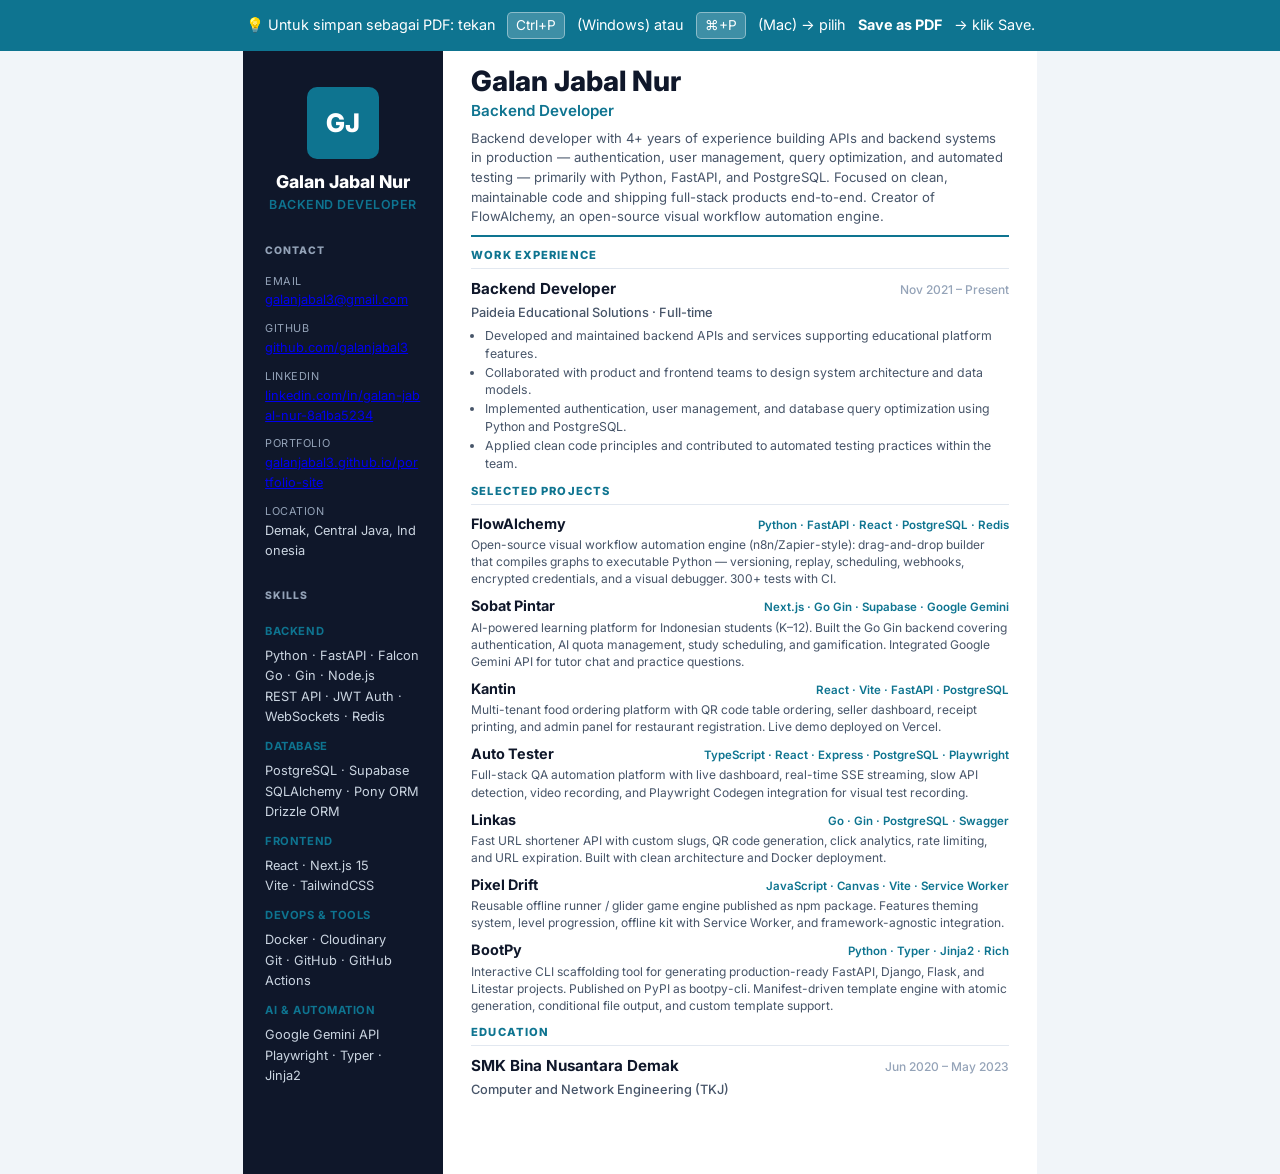
<file: resume.html>
<!doctype html>
<html lang="en">
  <head>
    <meta charset="UTF-8" />
    <meta name="viewport" content="width=device-width, initial-scale=1.0" />
    <title>Galan Jabal — Resume</title>
    <meta name="description" content="Resume of Galan Jabal - Backend Developer specializing in Python, Go, REST APIs, and full-stack web projects." />
    <!-- Favicon -->
    <link rel="icon" type="image/svg+xml" href="assets/favicon.svg" />
    <!-- Canonical URL -->
    <link rel="canonical" href="https://galanjabal3.github.io/portfolio-site/resume.html" />
    <!-- Open Graph -->
    <meta property="og:type" content="profile" />
    <meta property="og:title" content="Galan Jabal — Resume" />
    <meta property="og:description" content="Resume of Galan Jabal - Backend Developer specializing in Python, Go, REST APIs, and full-stack web projects." />
    <meta property="og:url" content="https://galanjabal3.github.io/portfolio-site/resume.html" />
    <!-- Twitter Card -->
    <meta name="twitter:card" content="summary" />
    <meta name="twitter:title" content="Galan Jabal — Resume" />
    <meta name="twitter:description" content="Resume of Galan Jabal - Backend Developer specializing in Python, Go, REST APIs, and full-stack web projects." />
    <link rel="preconnect" href="https://fonts.googleapis.com" />
    <link rel="preconnect" href="https://fonts.gstatic.com" crossorigin />
    <link href="https://fonts.googleapis.com/css2?family=Inter:wght@400;500;600;700;800&display=swap" rel="stylesheet" />
    <style>
      /* ── Print setup ── */
      @page {
        size: A4;
        margin: 0;
      }

      @media print {
        body { -webkit-print-color-adjust: exact; print-color-adjust: exact; }
        .no-print { display: none !important; }
      }

      * { box-sizing: border-box; margin: 0; padding: 0; }

      :root {
        --ink:    #0f172a;
        --muted:  #475569;
        --subtle: #94a3b8;
        --line:   #e2e8f0;
        --accent: #0e7490;
        --accent-light: #ecfeff;
        --paper:  #ffffff;
      }

      body {
        font-family: Inter, ui-sans-serif, sans-serif;
        font-size: 10.5pt;
        color: var(--ink);
        background: #f1f5f9;
        line-height: 1.55;
      }

      /* ── Print/preview wrapper ── */
      .page {
        width: 210mm;
        min-height: 297mm;
        background: var(--paper);
        margin: 0 auto;
        display: grid;
        grid-template-columns: 200px 1fr;
      }

      /* ── Sidebar ── */
      .sidebar {
        background: var(--ink);
        color: #e2e8f0;
        padding: 36px 22px;
        display: flex;
        flex-direction: column;
        gap: 28px;
      }

      .avatar-block {
        text-align: center;
      }

      .avatar {
        width: 72px;
        height: 72px;
        background: var(--accent);
        border-radius: 10px;
        display: grid;
        place-items: center;
        font-size: 1.6rem;
        font-weight: 800;
        color: #fff;
        margin: 0 auto 12px;
      }

      .sidebar-name {
        font-size: 1.1rem;
        font-weight: 800;
        color: #fff;
        line-height: 1.2;
      }

      .sidebar-role {
        font-size: 0.78rem;
        color: var(--accent);
        font-weight: 600;
        margin-top: 3px;
        text-transform: uppercase;
        letter-spacing: 0.04em;
      }

      .sidebar-section {
        display: flex;
        flex-direction: column;
        gap: 10px;
      }

      .sidebar-label {
        font-size: 0.65rem;
        font-weight: 800;
        text-transform: uppercase;
        letter-spacing: 0.1em;
        color: var(--subtle);
        margin-bottom: 4px;
      }

      .contact-item {
        display: flex;
        flex-direction: column;
        gap: 1px;
        font-size: 0.8rem;
        color: #cbd5e1;
        word-break: break-all;
      }

      .contact-item span:first-child {
        font-size: 0.68rem;
        color: var(--subtle);
        text-transform: uppercase;
        letter-spacing: 0.05em;
      }

      .skill-group {
        display: flex;
        flex-direction: column;
        gap: 6px;
      }

      .skill-category {
        font-size: 0.7rem;
        font-weight: 700;
        color: var(--accent);
        text-transform: uppercase;
        letter-spacing: 0.05em;
        margin-top: 4px;
      }

      .skill-list {
        font-size: 0.8rem;
        color: #cbd5e1;
        line-height: 1.6;
      }

      /* ── Main content ── */
      .main {
        padding: 16px 28px;
        display: flex;
        flex-direction: column;
        gap: 10px;
      }

      .main-header {
        border-bottom: 2px solid var(--accent);
        padding-bottom: 8px;
      }

      .main-name {
        font-size: 1.75rem;
        font-weight: 800;
        color: var(--ink);
        line-height: 1;
      }

      .main-role {
        font-size: 0.95rem;
        color: var(--accent);
        font-weight: 600;
        margin-top: 4px;
      }

      .main-summary {
        margin-top: 6px;
        font-size: 0.82rem;
        color: var(--muted);
        line-height: 1.5;
      }

      /* ── Sections ── */
      .cv-section {
        display: flex;
        flex-direction: column;
        gap: 8px;
      }

      .cv-section-title {
        font-size: 0.7rem;
        font-weight: 800;
        text-transform: uppercase;
        letter-spacing: 0.1em;
        color: var(--accent);
        border-bottom: 1px solid var(--line);
        padding-bottom: 4px;
      }

      /* ── Experience item ── */
      .exp-item {
        display: flex;
        flex-direction: column;
        gap: 2px;
      }

      .exp-topline {
        display: flex;
        justify-content: space-between;
        align-items: baseline;
        gap: 8px;
      }

      .exp-title {
        font-size: 0.95rem;
        font-weight: 700;
        color: var(--ink);
      }

      .exp-date {
        font-size: 0.75rem;
        color: var(--subtle);
        white-space: nowrap;
        font-weight: 500;
      }

      .exp-company {
        font-size: 0.8rem;
        color: var(--muted);
        font-weight: 500;
      }

      .exp-bullets {
        margin-top: 2px;
        padding-left: 14px;
        display: flex;
        flex-direction: column;
        gap: 1px;
      }

      .exp-bullets li {
        font-size: 0.77rem;
        color: var(--muted);
        line-height: 1.45;
      }

      /* ── Project item ── */
      .project-item {
        display: flex;
        flex-direction: column;
        gap: 1px;
      }

      .project-topline {
        display: flex;
        justify-content: space-between;
        align-items: baseline;
        gap: 8px;
      }

      .project-name {
        font-size: 0.9rem;
        font-weight: 700;
        color: var(--ink);
      }

      .project-stack {
        font-size: 0.72rem;
        color: var(--accent);
        font-weight: 600;
      }

      .project-desc {
        font-size: 0.75rem;
        color: var(--muted);
        line-height: 1.42;
      }

      /* ── Education ── */
      .edu-item {
        display: flex;
        justify-content: space-between;
        align-items: baseline;
        gap: 8px;
      }

      .edu-school {
        font-size: 0.9rem;
        font-weight: 700;
        color: var(--ink);
      }

      .edu-detail {
        font-size: 0.8rem;
        color: var(--muted);
      }

      /* ── No-print banner ── */
      .no-print {
        background: var(--accent);
        color: #fff;
        text-align: center;
        padding: 12px 20px;
        font-family: Inter, sans-serif;
        font-size: 0.9rem;
        display: flex;
        align-items: center;
        justify-content: center;
        gap: 12px;
      }

      .no-print kbd {
        background: rgba(255,255,255,0.2);
        border: 1px solid rgba(255,255,255,0.4);
        border-radius: 5px;
        padding: 2px 8px;
        font-size: 0.85rem;
        font-family: inherit;
      }

      .no-print a {
        color: #fff;
        text-decoration: underline;
        cursor: pointer;
      }
    </style>
  </head>
  <body>

    <!-- Banner: only shown on screen, hidden on print -->
    <div class="no-print">
      💡 Untuk simpan sebagai PDF: tekan <kbd>Ctrl+P</kbd> (Windows) atau <kbd>⌘+P</kbd> (Mac) → pilih <strong>Save as PDF</strong> → klik Save.
    </div>

    <div class="page">

      <!-- ══════════ SIDEBAR ══════════ -->
      <aside class="sidebar">

        <div class="avatar-block">
          <div class="avatar">GJ</div>
          <div class="sidebar-name">Galan Jabal Nur</div>
          <div class="sidebar-role">Backend Developer</div>
        </div>

        <div class="sidebar-section">
          <div class="sidebar-label">Contact</div>
          <div class="contact-item">
            <span>Email</span>
            <a href="mailto:galanjabal3@gmail.com">galanjabal3@gmail.com</a>
          </div>
          <div class="contact-item">
            <span>GitHub</span>
            <a href="https://github.com/galanjabal3" target="_blank" rel="noopener noreferrer">github.com/galanjabal3</a>
          </div>
          <div class="contact-item">
            <span>LinkedIn</span>
            <a href="https://www.linkedin.com/in/galan-jabal-nur-8a1ba5234/" target="_blank" rel="noopener noreferrer">linkedin.com/in/galan-jabal-nur-8a1ba5234</a>
          </div>
          <div class="contact-item">
            <span>Portfolio</span>
            <a href="https://galanjabal3.github.io/portfolio-site/" target="_blank" rel="noopener noreferrer">galanjabal3.github.io/portfolio-site</a>
          </div>
          <div class="contact-item">
            <span>Location</span>
            Demak, Central Java, Indonesia
          </div>
        </div>

        <div class="sidebar-section">
          <div class="sidebar-label">Skills</div>
          <div class="skill-group">
            <div class="skill-category">Backend</div>
            <div class="skill-list">Python · FastAPI · Falcon<br>Go · Gin · Node.js<br>REST API · JWT Auth · WebSockets · Redis</div>

            <div class="skill-category">Database</div>
            <div class="skill-list">PostgreSQL · Supabase<br>SQLAlchemy · Pony ORM<br>Drizzle ORM</div>

            <div class="skill-category">Frontend</div>
            <div class="skill-list">React · Next.js 15<br>Vite · TailwindCSS</div>

            <div class="skill-category">DevOps & Tools</div>
            <div class="skill-list">Docker · Cloudinary<br>Git · GitHub · GitHub Actions</div>

            <div class="skill-category">AI & Automation</div>
            <div class="skill-list">Google Gemini API<br>Playwright · Typer · Jinja2</div>
          </div>
        </div>

      </aside>

      <!-- ══════════ MAIN ══════════ -->
      <main class="main">

        <div class="main-header">
          <div class="main-name">Galan Jabal Nur</div>
          <div class="main-role">Backend Developer</div>
          <p class="main-summary">
            Backend developer with 4+ years of experience building APIs and backend
            systems in production — authentication, user management, query optimization,
            and automated testing — primarily with Python, FastAPI, and PostgreSQL.
            Focused on clean, maintainable code and shipping full-stack products
            end-to-end. Creator of FlowAlchemy, an open-source visual workflow
            automation engine.
          </p>
        </div>

        <!-- Experience -->
        <div class="cv-section">
          <div class="cv-section-title">Work Experience</div>

          <div class="exp-item">
            <div class="exp-topline">
              <span class="exp-title">Backend Developer</span>
              <span class="exp-date">Nov 2021 – Present</span>
            </div>
            <div class="exp-company">Paideia Educational Solutions &middot; Full-time</div>
            <ul class="exp-bullets">
              <li>Developed and maintained backend APIs and services supporting educational platform features.</li>
              <li>Collaborated with product and frontend teams to design system architecture and data models.</li>
              <li>Implemented authentication, user management, and database query optimization using Python and PostgreSQL.</li>
              <li>Applied clean code principles and contributed to automated testing practices within the team.</li>
            </ul>
          </div>
        </div>

        <!-- Projects -->
        <div class="cv-section">
          <div class="cv-section-title">Selected Projects</div>

          <div class="project-item">
            <div class="project-topline">
              <span class="project-name">FlowAlchemy</span>
              <span class="project-stack">Python · FastAPI · React · PostgreSQL · Redis</span>
            </div>
            <div class="project-desc">
              Open-source visual workflow automation engine (n8n/Zapier-style): drag-and-drop
              builder that compiles graphs to executable Python — versioning, replay, scheduling,
              webhooks, encrypted credentials, and a visual debugger. 300+ tests with CI.
            </div>
          </div>

          <div class="project-item">
            <div class="project-topline">
              <span class="project-name">Sobat Pintar</span>
              <span class="project-stack">Next.js · Go Gin · Supabase · Google Gemini</span>
            </div>
            <div class="project-desc">
              AI-powered learning platform for Indonesian students (K–12). Built the Go Gin
              backend covering authentication, AI quota management, study scheduling, and
              gamification. Integrated Google Gemini API for tutor chat and practice questions.
            </div>
          </div>

          <div class="project-item">
            <div class="project-topline">
              <span class="project-name">Kantin</span>
              <span class="project-stack">React · Vite · FastAPI · PostgreSQL</span>
            </div>
            <div class="project-desc">
              Multi-tenant food ordering platform with QR code table ordering, seller dashboard,
              receipt printing, and admin panel for restaurant registration. Live demo deployed
              on Vercel.
            </div>
          </div>

          <div class="project-item">
            <div class="project-topline">
              <span class="project-name">Auto Tester</span>
              <span class="project-stack">TypeScript · React · Express · PostgreSQL · Playwright</span>
            </div>
            <div class="project-desc">
              Full-stack QA automation platform with live dashboard, real-time SSE streaming,
              slow API detection, video recording, and Playwright Codegen integration for
              visual test recording.
            </div>
          </div>

          <div class="project-item">
            <div class="project-topline">
              <span class="project-name">Linkas</span>
              <span class="project-stack">Go · Gin · PostgreSQL · Swagger</span>
            </div>
            <div class="project-desc">
              Fast URL shortener API with custom slugs, QR code generation, click analytics,
              rate limiting, and URL expiration. Built with clean architecture and Docker deployment.
            </div>
          </div>

          <div class="project-item">
            <div class="project-topline">
              <span class="project-name">Pixel Drift</span>
              <span class="project-stack">JavaScript · Canvas · Vite · Service Worker</span>
            </div>
            <div class="project-desc">
              Reusable offline runner / glider game engine published as npm package. Features
              theming system, level progression, offline kit with Service Worker, and framework-agnostic integration.
            </div>
          </div>

          <div class="project-item">
            <div class="project-topline">
              <span class="project-name">BootPy</span>
              <span class="project-stack">Python · Typer · Jinja2 · Rich</span>
            </div>
            <div class="project-desc">
              Interactive CLI scaffolding tool for generating production-ready FastAPI, Django, Flask, and Litestar
              projects. Published on PyPI as bootpy-cli. Manifest-driven template engine with
              atomic generation, conditional file output, and custom template support.
            </div>
          </div>
        </div>

        <!-- Education -->
        <div class="cv-section">
          <div class="cv-section-title">Education</div>
          <div class="exp-item">
            <div class="exp-topline">
              <span class="exp-title">SMK Bina Nusantara Demak</span>
              <span class="exp-date">Jun 2020 – May 2023</span>
            </div>
            <div class="exp-company">Computer and Network Engineering (TKJ)</div>
          </div>
        </div>

      </main>
    </div>

  </body>
</html>
</file>
